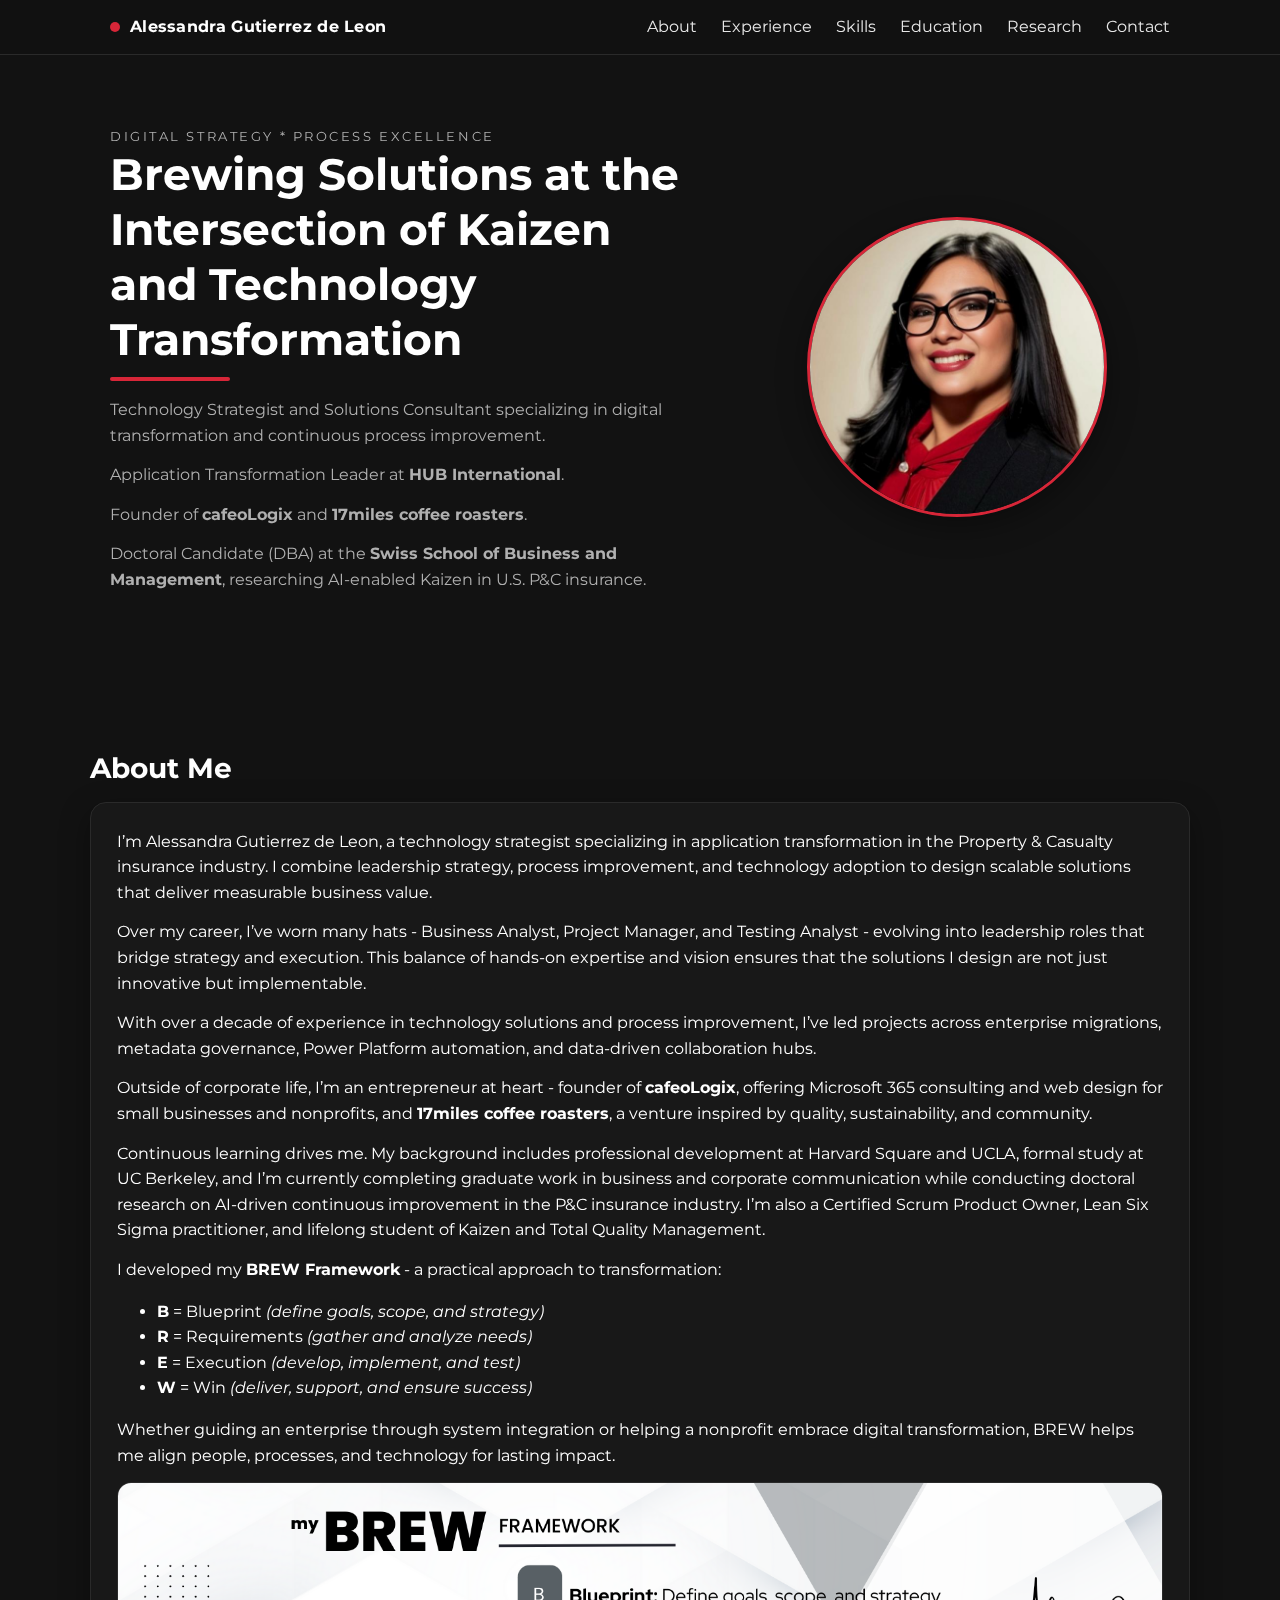
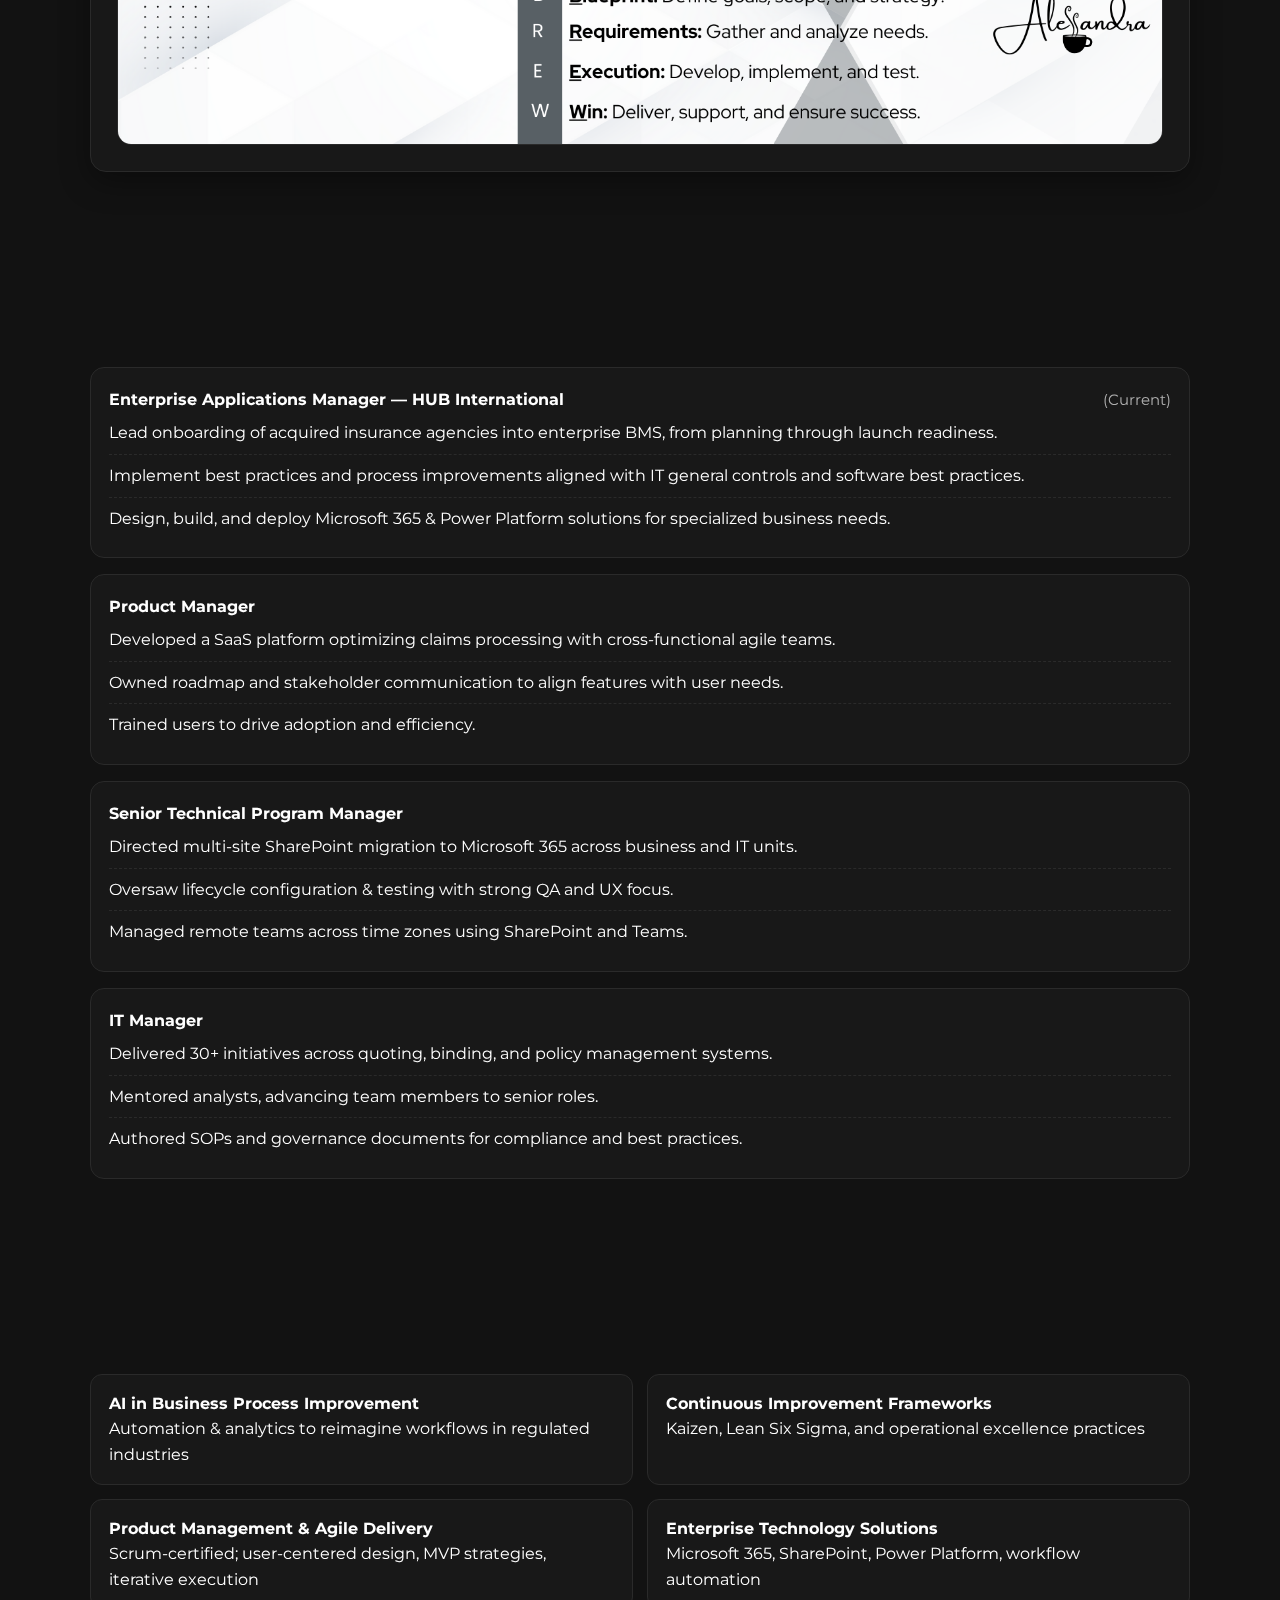
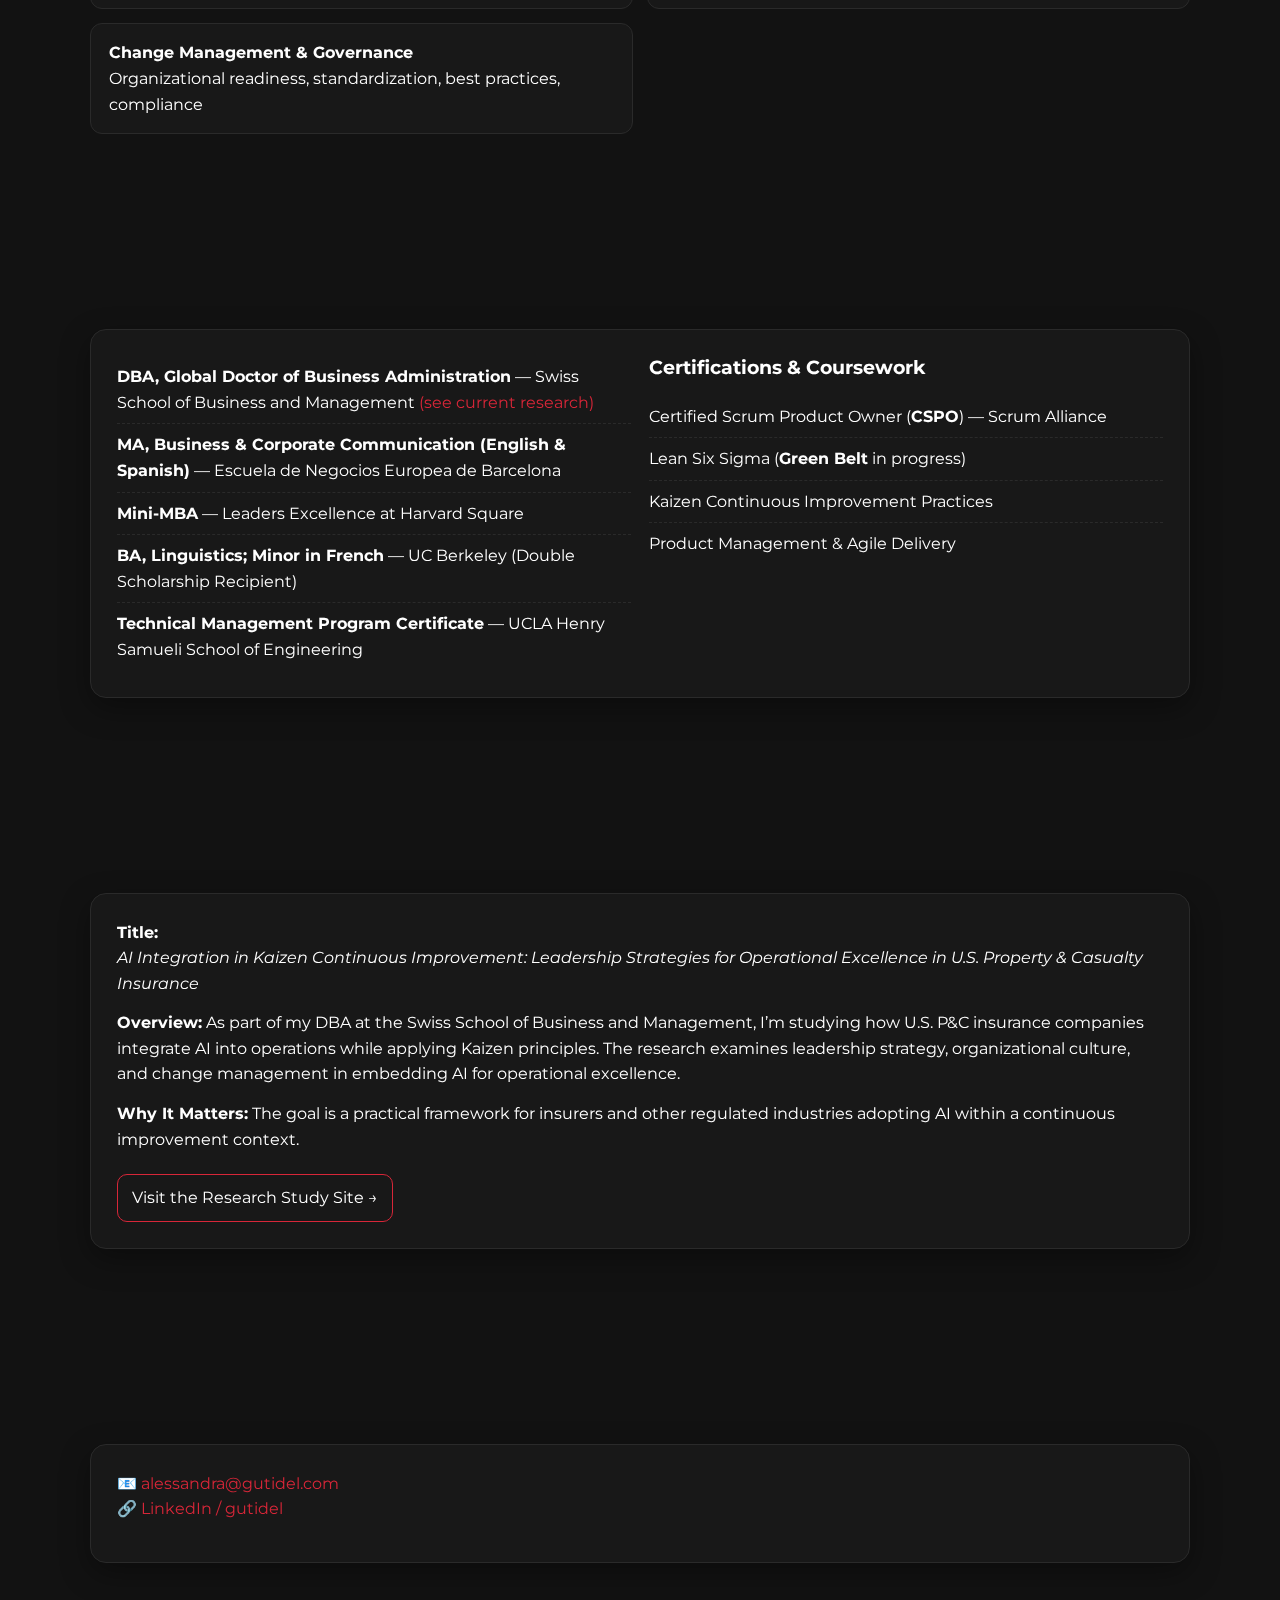
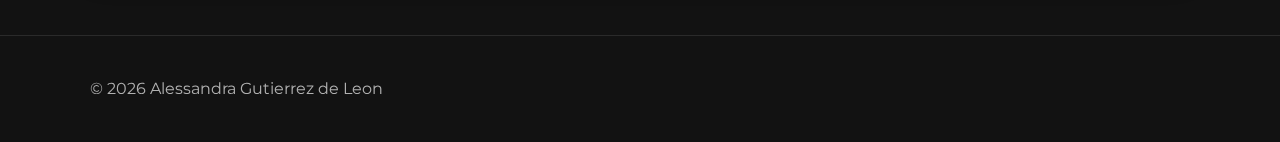
<file: index.html>
<!DOCTYPE html>
<html lang="en">
<head>
  <meta charset="utf-8" />
  <meta name="viewport" content="width=device-width, initial-scale=1" />
  <title>Alessandra Gutierrez de Leon</title>
  <!-- SEO basics -->
  <meta name="description" content="Technology Strategist specializing in digital transformation and continuous improvement. DBA candidate researching AI-enabled Kaizen in U.S. P&C insurance. Founder of cafeoLogix and 17miles coffee roasters." />
  <meta name="robots" content="index,follow" />
  <link rel="canonical" href="https://alessandrabrews.solutions/" />

  <!-- Open Graph / Social -->
  <meta property="og:type" content="website" />
  <meta property="og:site_name" content="Alessandra Gutierrez de Leon" />
  <meta property="og:title" content="Brewing Solutions at the Intersection of Kaizen and Technology Transformation" />
  <meta property="og:description" content="Technology Strategist focusing on Microsoft 365 solutions, AI in process improvement, and Kaizen-driven transformation." />
  <meta property="og:url" content="https://alessandrabrews.solutions/" />
  <meta property="og:image" content="https://alessandrabrews.solutions/assets/img/profile_photo.jpg" />

  <!-- Twitter Card -->
  <meta name="twitter:card" content="summary_large_image" />
  <meta name="twitter:title" content="Brewing Solutions at the Intersection of Kaizen and Technology Transformation" />
  <meta name="twitter:description" content="Technology Strategist focusing on Microsoft 365 solutions, AI in process improvement, and Kaizen-driven transformation." />
  <meta name="twitter:image" content="https://alessandrabrews.solutions/assets/img/profile_photo.jpg" />

  <!-- Structured Data -->
  <script type="application/ld+json">
  {
    "@context": "https://schema.org",
    "@type": "Person",
    "name": "Alessandra Gutierrez de Leon",
    "url": "https://alessandrabrews.solutions/",
    "image": "https://alessandrabrews.solutions/assets/img/profile_photo.jpg",
    "jobTitle": "Technology Strategist",
    "sameAs": ["https://www.linkedin.com/in/gutidel"],
    "worksFor": {"@type":"Organization","name":"cafeoLogix"}
  }
  </script>
  <script type="application/ld+json">
  {
    "@context": "https://schema.org",
    "@type": "WebSite",
    "name": "Alessandra Gutierrez de Leon",
    "url": "https://alessandrabrews.solutions/",
    "inLanguage": "en",
    "potentialAction": {
      "@type": "SearchAction",
      "target": "https://www.google.com/search?q=site:alessandrabrews.solutions+{search_term_string}",
      "query-input": "required name=search_term_string"
    }
  }
  </script>

  <link rel="preconnect" href="https://fonts.googleapis.com">
  <link rel="preconnect" href="https://fonts.gstatic.com" crossorigin>
  <link href="https://fonts.googleapis.com/css2?family=Montserrat:wght@300;400;600;700&display=swap" rel="stylesheet">
  <style>
    :root{
      --bg:#121212; --panel:#181818; --text:#ffffff; --muted:#b0b0b0; --red:#D72638; --line:#2a2a2a; --shadow:0 10px 30px rgba(0,0,0,.35);
    }
    html{scroll-behavior:smooth}
    *{box-sizing:border-box}
    body{margin:0; background:var(--bg); color:var(--text); font-family:"Montserrat",system-ui,-apple-system,Segoe UI,Roboto,Arial,sans-serif; line-height:1.6;}
    a{color:var(--red); text-decoration:none}
    a:hover{text-decoration:underline}

    /* Header */
    .header{position:sticky; top:0; z-index:50; backdrop-filter:saturate(120%) blur(6px); background:rgba(18,18,18,.75); border-bottom:1px solid var(--line)}
    .nav{max-width:1100px; margin:0 auto; padding:14px 20px; display:flex; align-items:center; justify-content:space-between}
    .brand{display:flex; align-items:center; gap:10px; font-weight:700; letter-spacing:.3px; cursor:pointer}
    .brand__dot{display:inline-block; width:10px; height:10px; background:var(--red); border-radius:50%}
    .menu{display:flex; gap:24px}
    .menu a{color:var(--text); opacity:.9}
    .menu a:hover{opacity:1}
    .hamburger{display:none; width:36px; height:36px; border:1px solid var(--line); border-radius:8px; background:transparent; color:var(--text)}

    /* Sections */
    section{padding:72px 20px}
    .container{max-width:1100px; margin:0 auto}
    .eyebrow{color:var(--muted); text-transform:uppercase; font-size:.8rem; letter-spacing:.16rem}
    h1,h2,h3{line-height:1.25; margin:0 0 16px}
    h1{font-size:clamp(28px,5vw,44px); font-weight:700}
    h2{font-size:clamp(22px,4vw,28px); font-weight:700}
    p{margin:0 0 14px}

    /* Hero */
    .hero{display:grid; grid-template-columns:1.25fr .9fr; gap:40px; align-items:center}
    .hero__title{position:relative; padding-bottom:14px}
    .hero__title:after{content:""; position:absolute; left:0; bottom:0; width:120px; height:4px; background:var(--red); border-radius:2px}
    .hero__lede{color:#e9e9e9; font-weight:300}
    .hero__points{margin-top:12px; color:var(--muted)}
    .avatar{width:min(300px,80%); aspect-ratio:1/1; border-radius:999px; object-fit:cover; border:3px solid var(--red); box-shadow:var(--shadow); justify-self:center}

    /* Panels */
    .panel{background:var(--panel); border:1px solid var(--line); border-radius:16px; padding:26px; box-shadow:var(--shadow)}
    .grid{display:grid; gap:18px}
    .grid.cols-2{grid-template-columns:repeat(2,1fr)}
    .grid.cols-3{grid-template-columns:repeat(3,1fr)}

    /* Lists */
    ul.clean{list-style:none; padding-left:0; margin:0}
    ul.clean li{padding:8px 0; border-bottom:1px dashed var(--line)}
    ul.clean li:last-child{border-bottom:none}

    /* Experience cards */
    .xp{display:grid; gap:16px}
    .xp .card{background:var(--panel); border:1px solid var(--line); border-radius:14px; padding:18px}
    .role{display:flex; justify-content:space-between; align-items:baseline; gap:12px}
    .role b{font-size:1.02rem}
    .role span{color:var(--muted); font-size:.95rem}

    /* Skills */
    .skills{display:grid; grid-template-columns:repeat(2,1fr); gap:14px}
    .skill{background:var(--panel); border:1px solid var(--line); padding:16px 18px; border-radius:12px}

    /* Banner */
    .banner{margin:14px 0 0; border-radius:14px; overflow:hidden; border:1px solid var(--line)}
    .banner img{display:block; width:100%; height:auto}

    /* CTA button */
    .btn{display:inline-block; margin-top:8px; border:1px solid var(--red); color:var(--text); padding:10px 14px; border-radius:10px; transition:.2s transform ease,.2s background-color ease}
    .btn:hover{background:var(--red); transform:translateY(-1px)}

    /* Footer */
    footer{padding:40px 20px; border-top:1px solid var(--line); color:var(--muted)}

    /* Back-to-top chevron */
    .backtotop{position:fixed; bottom:30px; right:30px; width:44px; height:44px; background:var(--red); border:none; border-radius:50%; color:var(--text); font-size:22px; cursor:pointer; box-shadow:var(--shadow); display:flex; align-items:center; justify-content:center; opacity:0; transform:translateY(8px); transition:opacity .35s ease, transform .35s ease}
    .backtotop.visible{opacity:1; transform:translateY(0)}

    /* Reveal animation for headings */
    .reveal{opacity:0; transform:translateY(8px); transition:opacity .45s ease, transform .45s ease}
    .reveal.show{opacity:1; transform:none}

    /* Mobile */
    @media(max-width:900px){
      .hero{grid-template-columns:1fr; text-align:center}
      .hero__title:after{left:50%; transform:translateX(-50%)}
      .menu{display:none}
      .hamburger{display:inline-grid; place-items:center}
      .menu.open{display:flex; position:absolute; top:60px; right:20px; flex-direction:column; background:var(--panel); border:1px solid var(--line); border-radius:12px; padding:10px 12px; width:max-content; box-shadow:var(--shadow)}
      .grid.cols-2,.grid.cols-3,.skills{grid-template-columns:1fr}
    }
  </style>
</head>
<body>
  <!-- Header / Nav -->
  <header class="header">
    <nav class="nav">
      <div class="brand" onclick="window.scrollTo({top:0,behavior:'smooth'})"><span class="brand__dot"></span> Alessandra Gutierrez de Leon</div>
      <button class="hamburger" aria-label="Toggle navigation" onclick="document.querySelector('.menu').classList.toggle('open')">☰</button>
      <div class="menu" role="navigation">
        <a href="#about">About</a>
        <a href="#experience">Experience</a>
        <a href="#skills">Skills</a>
        <a href="#education">Education</a>
        <a href="#research">Research</a>
        <a href="#contact">Contact</a>
      </div>
    </nav>
  </header>

  <!-- Hero -->
  <section class="container" id="home">
    <div class="hero">
      <div>
        <div class="eyebrow">Digital Strategy * Process Excellence</div>
        <h1 class="hero__title">Brewing Solutions at the Intersection of Kaizen and Technology Transformation</h1>
        <p class="hero__points">Technology Strategist and Solutions Consultant specializing in digital transformation and continuous process improvement.</p>
        <p class="hero__points">Application Transformation Leader at <b>HUB International</b>.</p>
        <p class="hero__points">Founder of <b>cafeoLogix</b> and <b>17miles coffee roasters</b>.</p>
        <p class="hero__points">Doctoral Candidate (DBA) at the <b>Swiss School of Business and Management</b>, researching AI-enabled Kaizen in U.S. P&amp;C insurance.</p>
      </div>
      <img class="avatar" src="assets/img/profile_photo.jpg" alt="Profile Photo of Alessandra Gutierrez de Leon" />
    </div>
  </section>

  <!-- About -->
  <section id="about">
    <div class="container">
      <h2 class="reveal">About Me</h2>
      <div class="panel">
        <p>I’m Alessandra Gutierrez de Leon, a technology strategist specializing in application transformation in the Property &amp; Casualty insurance industry. I combine leadership strategy, process improvement, and technology adoption to design scalable solutions that deliver measurable business value.</p>
        <p>Over my career, I’ve worn many hats - Business Analyst, Project Manager, and Testing Analyst - evolving into leadership roles that bridge strategy and execution. This balance of hands-on expertise and vision ensures that the solutions I design are not just innovative but implementable.</p>
        <p>With over a decade of experience in technology solutions and process improvement, I’ve led projects across enterprise migrations, metadata governance, Power Platform automation, and data-driven collaboration hubs.</p>
        <p>Outside of corporate life, I’m an entrepreneur at heart - founder of <b>cafeoLogix</b>, offering Microsoft 365 consulting and web design for small businesses and nonprofits, and <b>17miles coffee roasters</b>, a venture inspired by quality, sustainability, and community.</p>
        <p>Continuous learning drives me. My background includes professional development at Harvard Square and UCLA, formal study at UC Berkeley, and I’m currently completing graduate work in business and corporate communication while conducting doctoral research on AI-driven continuous improvement in the P&C insurance industry. I’m also a Certified Scrum Product Owner, Lean Six Sigma practitioner, and lifelong student of Kaizen and Total Quality Management.</p>
        <p>I developed my <b>BREW Framework</b> - a practical approach to transformation:<br>
          <ul>
          <li><b>B</b> = Blueprint <i>(define goals, scope, and strategy)</i></li>
          <li><b>R</b> = Requirements <i>(gather and analyze needs)</i></li>
          <li><b>E</b> = Execution <i>(develop, implement, and test)</i></li>
          <li><b>W</b> = Win <i>(deliver, support, and ensure success)</i></li>
          </ul>
        <p>Whether guiding an enterprise through system integration or helping a nonprofit embrace digital transformation, BREW helps me align people, processes, and technology for lasting impact.</p>
        <div class="banner">
          <img src="assets/img/BREW.png" alt="BREW framework banner" />
        </div>
      </div>
    </div>
  </section>

  <!-- Experience -->
  <section id="experience">
    <div class="container">
      <h2 class="reveal">Professional Experience</h2>
      <div class="xp">
        <div class="card">
          <div class="role"><b>Enterprise Applications Manager — HUB International</b> <span>(Current)</span></div>
          <ul class="clean">
            <li>Lead onboarding of acquired insurance agencies into enterprise BMS, from planning through launch readiness.</li>
            <li>Implement best practices and process improvements aligned with IT general controls and software best practices.</li>
            <li>Design, build, and deploy Microsoft 365 &amp; Power Platform solutions for specialized business needs.</li>
          </ul>
        </div>
        <div class="card">
          <div class="role"><b>Product Manager</b></div>
          <ul class="clean">
            <li>Developed a SaaS platform optimizing claims processing with cross‑functional agile teams.</li>
            <li>Owned roadmap and stakeholder communication to align features with user needs.</li>
            <li>Trained users to drive adoption and efficiency.</li>
          </ul>
        </div>
        <div class="card">
          <div class="role"><b>Senior Technical Program Manager</b></div>
          <ul class="clean">
            <li>Directed multi‑site SharePoint migration to Microsoft 365 across business and IT units.</li>
            <li>Oversaw lifecycle configuration &amp; testing with strong QA and UX focus.</li>
            <li>Managed remote teams across time zones using SharePoint and Teams.</li>
          </ul>
        </div>
        <div class="card">
          <div class="role"><b>IT Manager</b></div>
          <ul class="clean">
            <li>Delivered 30+ initiatives across quoting, binding, and policy management systems.</li>
            <li>Mentored analysts, advancing team members to senior roles.</li>
            <li>Authored SOPs and governance documents for compliance and best practices.</li>
          </ul>
        </div>
      </div>
    </div>
  </section>

  <!-- Skills -->
  <section id="skills">
    <div class="container">
      <h2 class="reveal">Skills &amp; Focus Areas</h2>
      <div class="skills">
        <div class="skill"><b>AI in Business Process Improvement</b><br>Automation &amp; analytics to reimagine workflows in regulated industries</div>
        <div class="skill"><b>Continuous Improvement Frameworks</b><br>Kaizen, Lean Six Sigma, and operational excellence practices</div>
        <div class="skill"><b>Product Management &amp; Agile Delivery</b><br>Scrum‑certified; user‑centered design, MVP strategies, iterative execution</div>
        <div class="skill"><b>Enterprise Technology Solutions</b><br>Microsoft 365, SharePoint, Power Platform, workflow automation</div>
        <div class="skill"><b>Change Management &amp; Governance</b><br>Organizational readiness, standardization, best practices, compliance</div>
      </div>
    </div>
  </section>

  <!-- Education & Certs -->
  <section id="education">
    <div class="container">
      <h2 class="reveal">Education</h2>
      <div class="panel grid cols-2">
        <div>
          <ul class="clean">
            <li><b>DBA, Global Doctor of Business Administration</b> — Swiss School of Business and Management <a href=https://alessandrabrews.solutions/#research>(see current research)</a></li>
            <li><b>MA, Business &amp; Corporate Communication (English &amp; Spanish)</b> — Escuela de Negocios Europea de Barcelona</li>
            <li><b>Mini‑MBA</b> — Leaders Excellence at Harvard Square</li>
            <li><b>BA, Linguistics; Minor in French</b> — UC Berkeley (Double Scholarship Recipient)</li>
            <li><b>Technical Management Program Certificate</b> — UCLA Henry Samueli School of Engineering</li>
          </ul>
        </div>
        <div>
          <h3>Certifications &amp; Coursework</h3>
          <ul class="clean">
            <li>Certified Scrum Product Owner (<b>CSPO</b>) — Scrum Alliance</li>
            <li>Lean Six Sigma (<b>Green Belt</b> in progress)</li>
            <li>Kaizen Continuous Improvement Practices</li>
            <li>Product Management &amp; Agile Delivery</li>
          </ul>
        </div>
      </div>
    </div>
  </section>

  <!-- Research -->
  <section id="research">
    <div class="container">
      <h2 class="reveal">Current Research</h2>
      <div class="panel">
        <p><b>Title:</b><br>
        <i>AI Integration in Kaizen Continuous Improvement: Leadership Strategies for Operational Excellence in U.S. Property &amp; Casualty Insurance</i></p>
        <p><b>Overview:</b> As part of my DBA at the Swiss School of Business and Management, I’m studying how U.S. P&amp;C insurance companies integrate AI into operations while applying Kaizen principles. The research examines leadership strategy, organizational culture, and change management in embedding AI for operational excellence.</p>
        <p><b>Why It Matters:</b> The goal is a practical framework for insurers and other regulated industries adopting AI within a continuous improvement context.</p>
        <a class="btn" href="https://research.alessandrabrews.solutions/" target="_blank" rel="noopener">Visit the Research Study Site →</a>
      </div>
    </div>
  </section>

  <!-- Contact -->
  <section id="contact">
    <div class="container">
      <h2 class="reveal">Contact</h2>
      <div class="panel grid cols-2">
        <div>
          <p>📧 <a href="mailto:alessandra@gutidel.com">alessandra@gutidel.com</a><br>
             🔗 <a href="https://linkedin.com/in/gutidel" target="_blank" rel="noopener">LinkedIn / gutidel</a></p>
        </div>
        <div></div>
      </div>
    </div>
  </section>

  <footer>
    <div class="container">© <span id="y"></span> Alessandra Gutierrez de Leon</div>
  </footer>

  <button class="backtotop" id="backtotop" onclick="window.scrollTo({top:0,behavior:'smooth'})" aria-label="Back to top">↑</button>

  <script>
    // footer year
    document.getElementById('y').textContent=new Date().getFullYear();

    // back-to-top reveal
    const btt=document.getElementById('backtotop');
    window.addEventListener('scroll',()=>{
      if(window.scrollY>400){btt.classList.add('visible')} else {btt.classList.remove('visible')}
    });

    // heading reveal on scroll
    const observer=new IntersectionObserver((entries)=>{
      entries.forEach(e=>{ if(e.isIntersecting){ e.target.classList.add('show'); observer.unobserve(e.target);} });
    }, {threshold:0.1});
    document.querySelectorAll('.reveal').forEach(el=>observer.observe(el));
  </script>
</body>
</html>
</file>
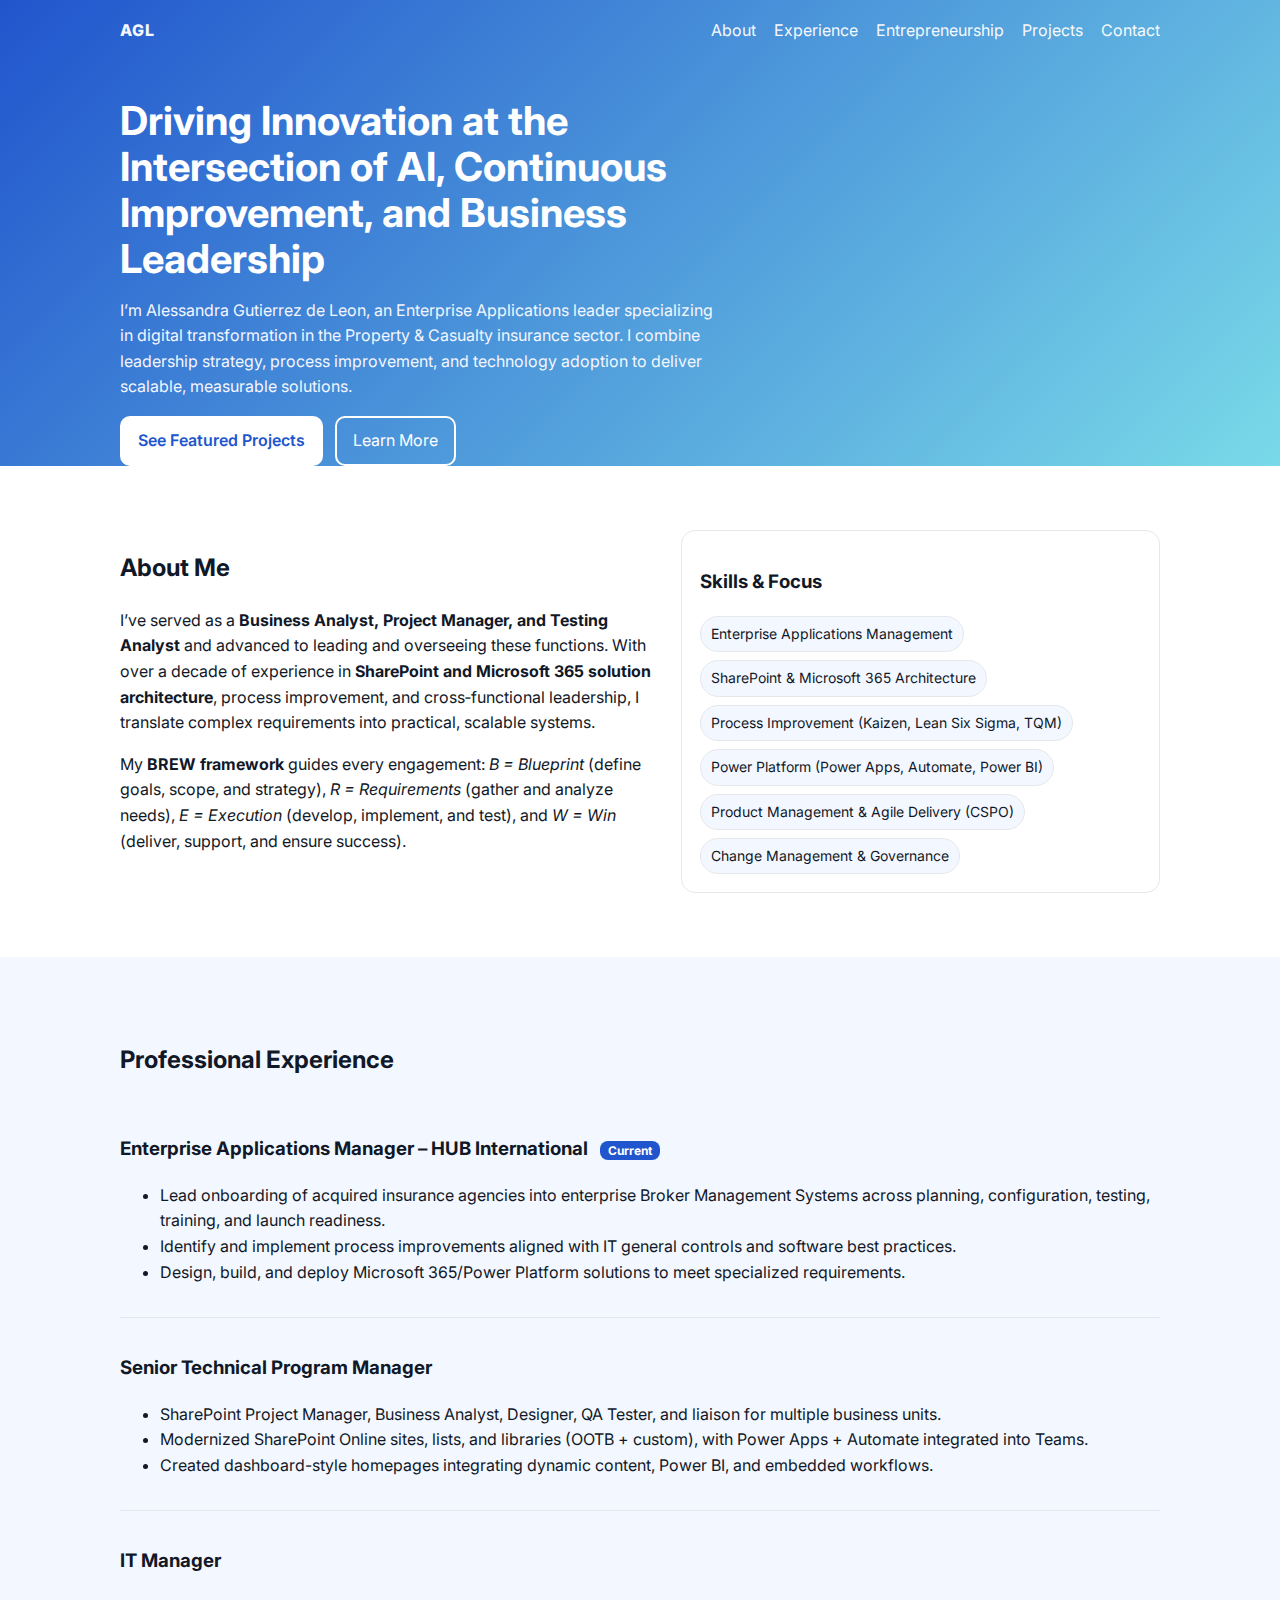
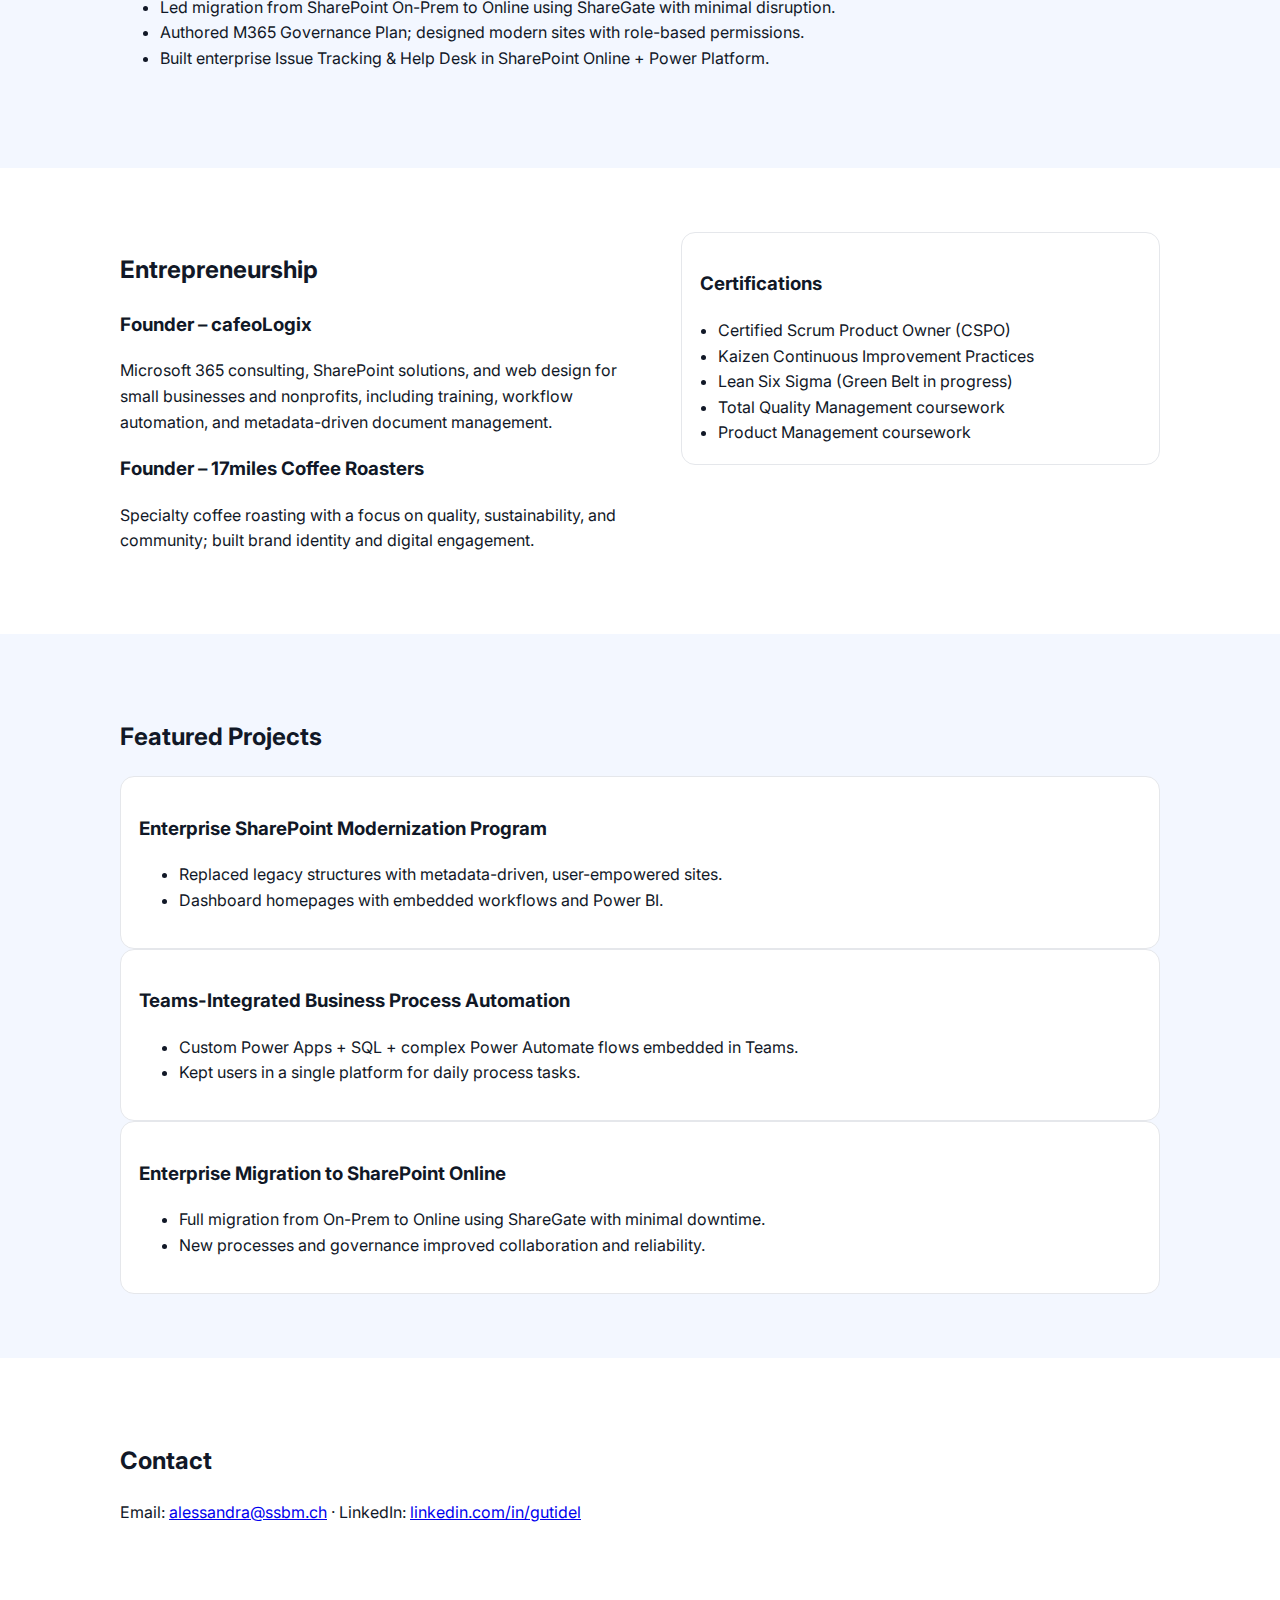
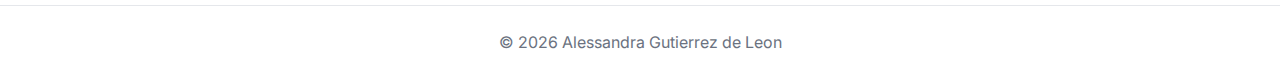
<file: alessandra.html>
<!DOCTYPE html>
<html lang="en">
<head>
  <meta charset="utf-8">
  <meta name="viewport" content="width=device-width, initial-scale=1">
  <title>Alessandra Gutierrez de Leon</title>
  <link rel="preconnect" href="https://fonts.googleapis.com">
  <link rel="preconnect" href="https://fonts.gstatic.com" crossorigin>
  <link href="https://fonts.googleapis.com/css2?family=Inter:wght@400;600;800&display=swap" rel="stylesheet">
  <link rel="stylesheet" href="assets/css/styles.css">
  <meta name="description" content="Enterprise Applications, SharePoint & Microsoft 365 Architecture, Process Improvement, CSPO.">
</head>
<body>
  <header class="site-header">
    <div class="maxw">
      <nav class="nav">
        <a class="logo" href="#">AGL</a>
        <div class="nav-links">
          <a href="#about">About</a>
          <a href="#experience">Experience</a>
          <a href="#entrepreneurship">Entrepreneurship</a>
          <a href="#projects">Projects</a>
          <a href="#contact">Contact</a>
        </div>
      </nav>
      <section class="hero">
        <div class="hero-text">
          <h1>Driving Innovation at the Intersection of AI, Continuous Improvement, and Business Leadership</h1>
          <p>I’m Alessandra Gutierrez de Leon, an Enterprise Applications leader specializing in digital transformation in the Property &amp; Casualty insurance sector. I combine leadership strategy, process improvement, and technology adoption to deliver scalable, measurable solutions.</p>
          <div class="cta">
            <a class="btn" href="#projects">See Featured Projects</a>
            <a class="btn-secondary" href="#about">Learn More</a>
          </div>
        </div>
      </section>
    </div>
  </header>

  <main>
    <section id="about" class="section">
      <div class="maxw two-col">
        <div>
          <h2>About Me</h2>
          <p>I’ve served as a <strong>Business Analyst, Project Manager, and Testing Analyst</strong> and advanced to leading and overseeing these functions. With over a decade of experience in <strong>SharePoint and Microsoft 365 solution architecture</strong>, process improvement, and cross‑functional leadership, I translate complex requirements into practical, scalable systems.</p>
          <p>My <strong>BREW framework</strong> guides every engagement: <em>B = Blueprint</em> (define goals, scope, and strategy), <em>R = Requirements</em> (gather and analyze needs), <em>E = Execution</em> (develop, implement, and test), and <em>W = Win</em> (deliver, support, and ensure success).</p>
        </div>
        <aside class="card">
          <h3>Skills & Focus</h3>
          <ul class="pill-list">
            <li>Enterprise Applications Management</li>
            <li>SharePoint &amp; Microsoft 365 Architecture</li>
            <li>Process Improvement (Kaizen, Lean Six Sigma, TQM)</li>
            <li>Power Platform (Power Apps, Automate, Power BI)</li>
            <li>Product Management &amp; Agile Delivery (CSPO)</li>
            <li>Change Management &amp; Governance</li>
          </ul>
        </aside>
      </div>
    </section>

    <section id="experience" class="section alt">
      <div class="maxw">
        <h2>Professional Experience</h2>
        <article class="item">
          <h3>Enterprise Applications Manager – HUB International <span class="tag">Current</span></h3>
          <ul>
            <li>Lead onboarding of acquired insurance agencies into enterprise Broker Management Systems across planning, configuration, testing, training, and launch readiness.</li>
            <li>Identify and implement process improvements aligned with IT general controls and software best practices.</li>
            <li>Design, build, and deploy Microsoft 365/Power Platform solutions to meet specialized requirements.</li>
          </ul>
        </article>

        <article class="item">
          <h3>Senior Technical Program Manager</h3>
          <ul>
            <li>SharePoint Project Manager, Business Analyst, Designer, QA Tester, and liaison for multiple business units.</li>
            <li>Modernized SharePoint Online sites, lists, and libraries (OOTB + custom), with Power Apps + Automate integrated into Teams.</li>
            <li>Created dashboard-style homepages integrating dynamic content, Power BI, and embedded workflows.</li>
          </ul>
        </article>

        <article class="item">
          <h3>IT Manager</h3>
          <ul>
            <li>Led migration from SharePoint On-Prem to Online using ShareGate with minimal disruption.</li>
            <li>Authored M365 Governance Plan; designed modern sites with role-based permissions.</li>
            <li>Built enterprise Issue Tracking & Help Desk in SharePoint Online + Power Platform.</li>
          </ul>
        </article>
      </div>
    </section>

    <section id="entrepreneurship" class="section">
      <div class="maxw two-col">
        <div>
          <h2>Entrepreneurship</h2>
          <h3>Founder – cafeoLogix</h3>
          <p>Microsoft 365 consulting, SharePoint solutions, and web design for small businesses and nonprofits, including training, workflow automation, and metadata-driven document management.</p>
          <h3>Founder – 17miles Coffee Roasters</h3>
          <p>Specialty coffee roasting with a focus on quality, sustainability, and community; built brand identity and digital engagement.</p>
        </div>
        <aside class="card">
          <h3>Certifications</h3>
          <ul class="check-list">
            <li>Certified Scrum Product Owner (CSPO)</li>
            <li>Kaizen Continuous Improvement Practices</li>
            <li>Lean Six Sigma (Green Belt in progress)</li>
            <li>Total Quality Management coursework</li>
            <li>Product Management coursework</li>
          </ul>
        </aside>
      </div>
    </section>

    <section id="projects" class="section alt">
      <div class="maxw">
        <h2>Featured Projects</h2>
        <div class="cards">
          <div class="card">
            <h3>Enterprise SharePoint Modernization Program</h3>
            <ul>
              <li>Replaced legacy structures with metadata-driven, user-empowered sites.</li>
              <li>Dashboard homepages with embedded workflows and Power BI.</li>
            </ul>
          </div>
          <div class="card">
            <h3>Teams-Integrated Business Process Automation</h3>
            <ul>
              <li>Custom Power Apps + SQL + complex Power Automate flows embedded in Teams.</li>
              <li>Kept users in a single platform for daily process tasks.</li>
            </ul>
          </div>
          <div class="card">
            <h3>Enterprise Migration to SharePoint Online</h3>
            <ul>
              <li>Full migration from On-Prem to Online using ShareGate with minimal downtime.</li>
              <li>New processes and governance improved collaboration and reliability.</li>
            </ul>
          </div>
        </div>
      </div>
    </section>

    <section id="contact" class="section">
      <div class="maxw">
        <h2>Contact</h2>
        <p>Email: <a href="mailto:alessandra@ssbm.ch">alessandra@ssbm.ch</a> · LinkedIn: <a href="https://www.linkedin.com/in/gutidel/" target="_blank">linkedin.com/in/gutidel</a></p>
      </div>
    </section>
  </main>

  <footer class="site-footer">
    <div class="maxw">
      <p>© <span id="year"></span> Alessandra Gutierrez de Leon</p>
    </div>
  </footer>

  <script>
    document.getElementById('year').textContent = new Date().getFullYear();
  </script>
</body>
</html>
</file>
<file: assets/css/styles.css>
:root{--bg:#ffffff;--ink:#111827;--muted:#6B7280;--brand:#2155CD;--brand-2:#79DAE8;--surf:#F3F7FF;--card:#ffffff;--border:#E5E7EB;}
*{box-sizing:border-box}html,body{margin:0;padding:0}body{font-family:Inter,system-ui,-apple-system,Segoe UI,Roboto,Arial,sans-serif;color:var(--ink);background:var(--bg);line-height:1.6}
.maxw{max-width:1080px;margin:0 auto;padding:0 20px}.section{padding:64px 0}.section.alt{background:var(--surf)}
.site-header{background:linear-gradient(135deg,var(--brand),var(--brand-2));color:#fff;position:relative;overflow:hidden}
.nav{display:flex;align-items:center;justify-content:space-between;padding:18px 0}.logo{color:#fff;font-weight:800;letter-spacing:1px;text-decoration:none}
.nav a{color:#fff;opacity:.95;text-decoration:none}.nav a:hover{opacity:1}.nav-links{display:flex;gap:18px;flex-wrap:wrap}
.hero{display:grid;grid-template-columns:1.2fr .8fr;gap:32px;align-items:center;padding:36px 0 0 0}
.hero h1{color:#fff;line-height:1.15;margin:0 0 14px;font-size:clamp(28px,4vw,40px)}.hero p{color:#f3f6ff;max-width:64ch}
.cta{display:flex;gap:12px;margin-top:16px}.btn{background:#fff;color:var(--brand);padding:10px 16px;border-radius:10px;text-decoration:none;font-weight:600;border:2px solid #fff}
.btn:hover{background:transparent;color:#fff}.btn-secondary{border:2px solid #fff;color:#fff;padding:10px 16px;border-radius:10px;text-decoration:none}
.btn-secondary:hover{background:#ffffff20}.two-col{display:grid;grid-template-columns:1fr .9fr;gap:28px;align-items:start}
.card{background:var(--card);border:1px solid var(--border);border-radius:14px;padding:18px}
.pill-list{display:flex;flex-wrap:wrap;gap:8px;margin:0;padding:0;list-style:none}.pill-list li{background:var(--surf);border:1px solid var(--border);padding:6px 10px;border-radius:999px;font-size:14px}
.check-list{margin:0;padding-left:18px}.item{padding:16px 0;border-top:1px solid var(--border)}.item:first-of-type{border-top:0}
.tag{background:var(--brand);color:#fff;border-radius:8px;padding:2px 8px;font-size:12px;margin-left:8px}
.site-footer{padding:24px 0;border-top:1px solid var(--border);background:#fff;color:var(--muted)}.site-footer p{margin:0;text-align:center}
@media (max-width:900px){.hero{grid-template-columns:1fr}.two-col{grid-template-columns:1fr}.nav-links{display:none}}
</file>
